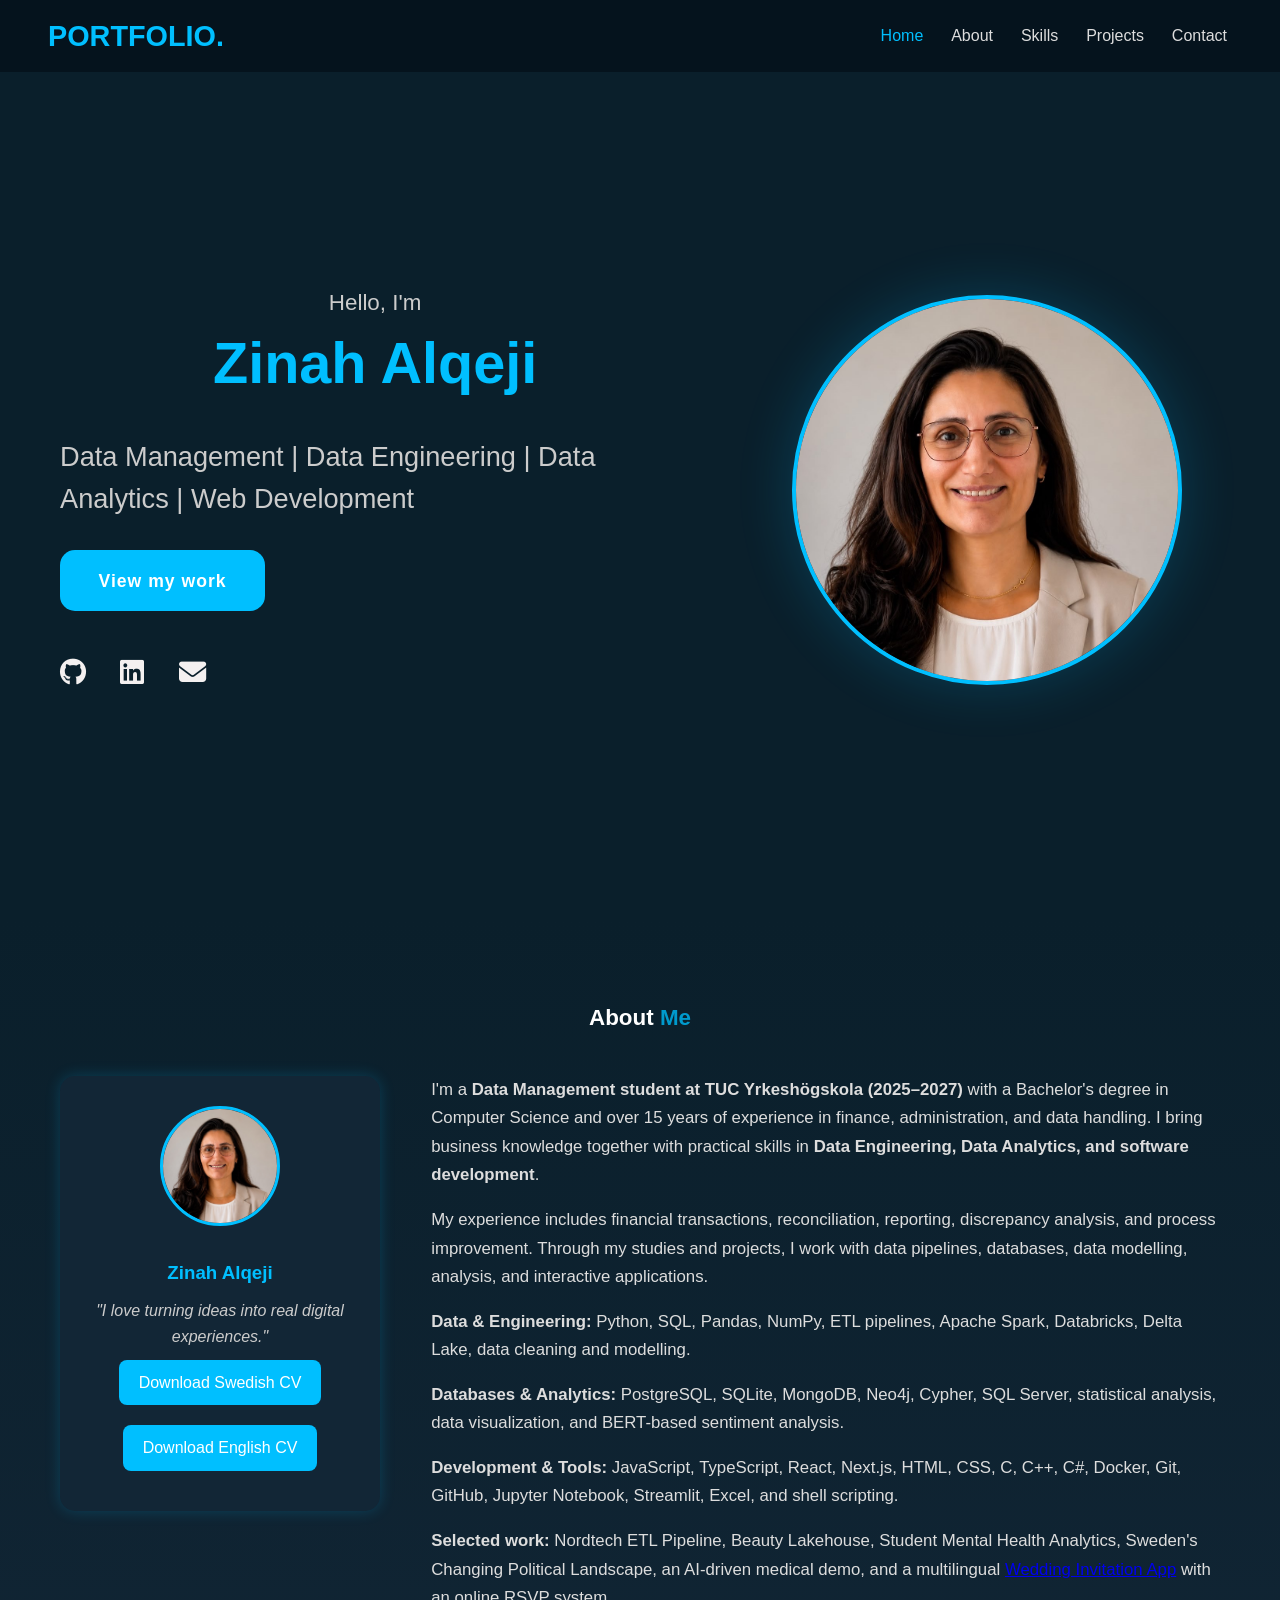
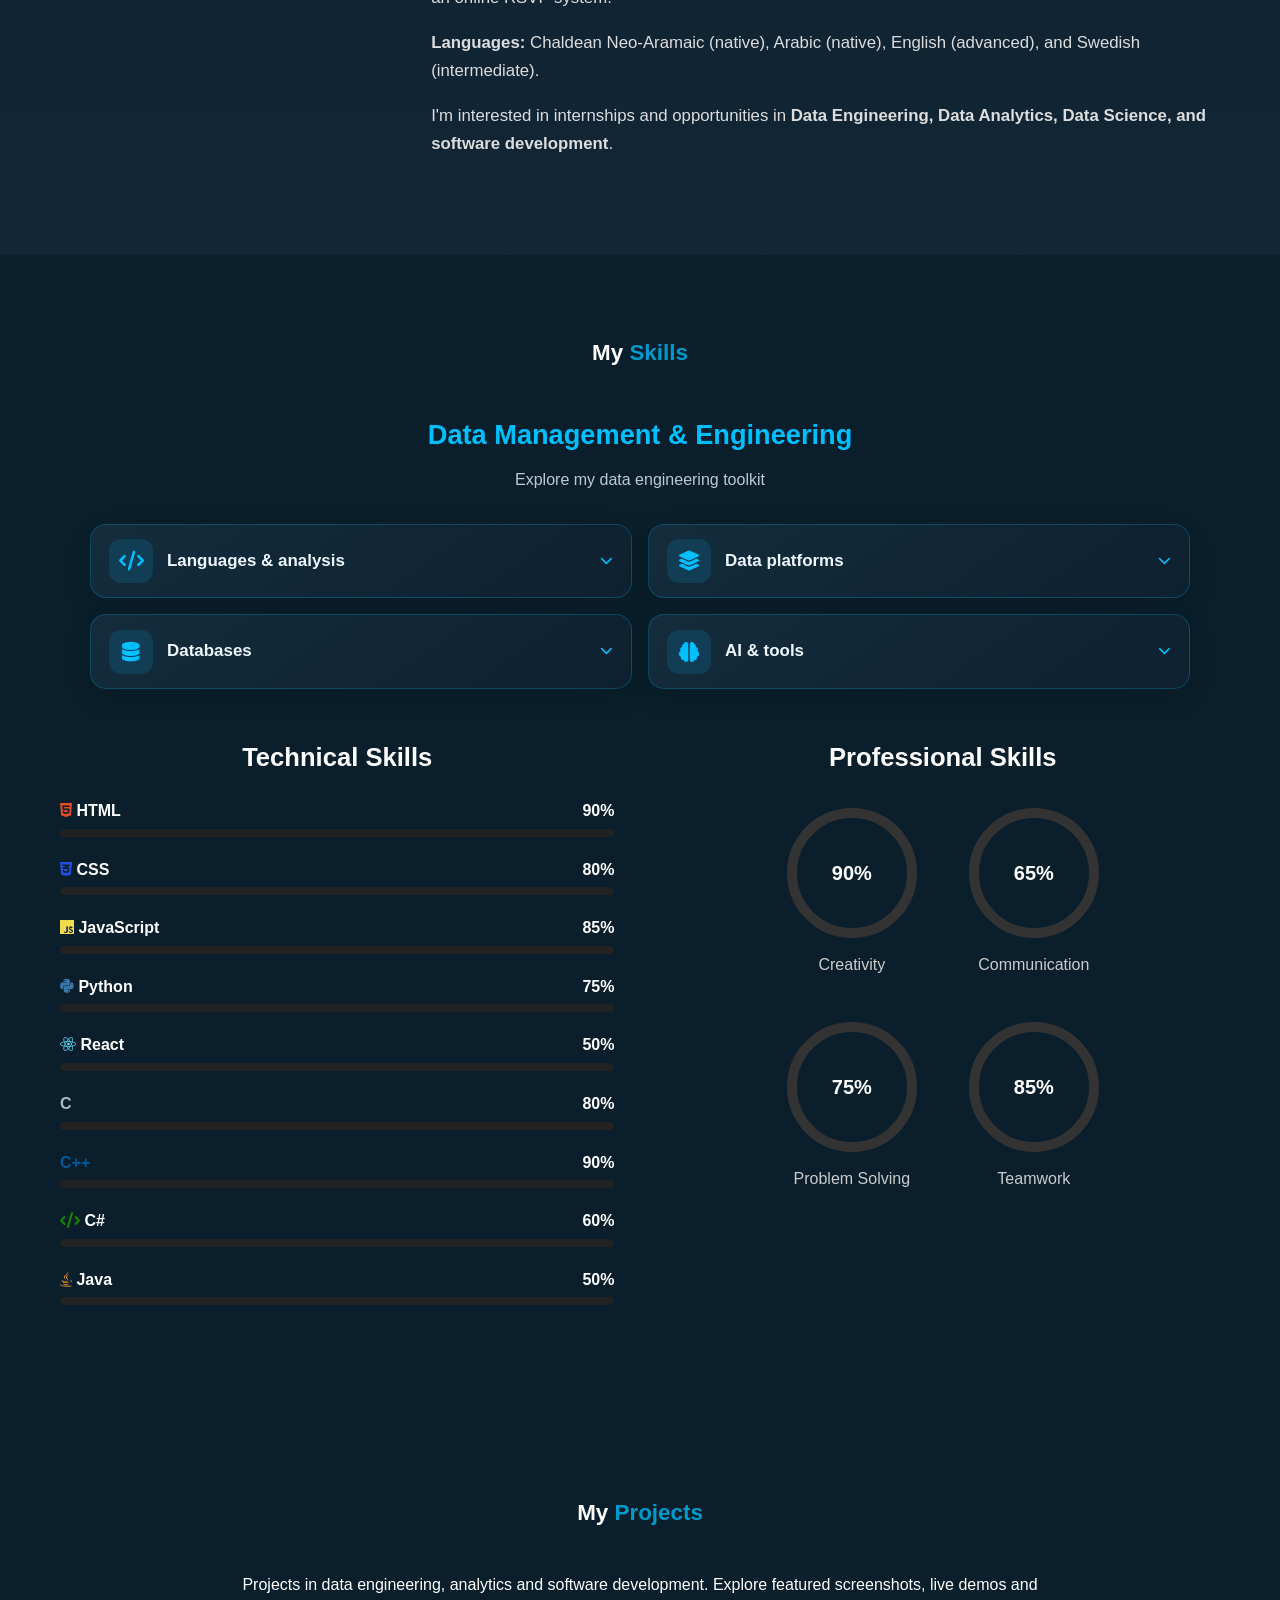
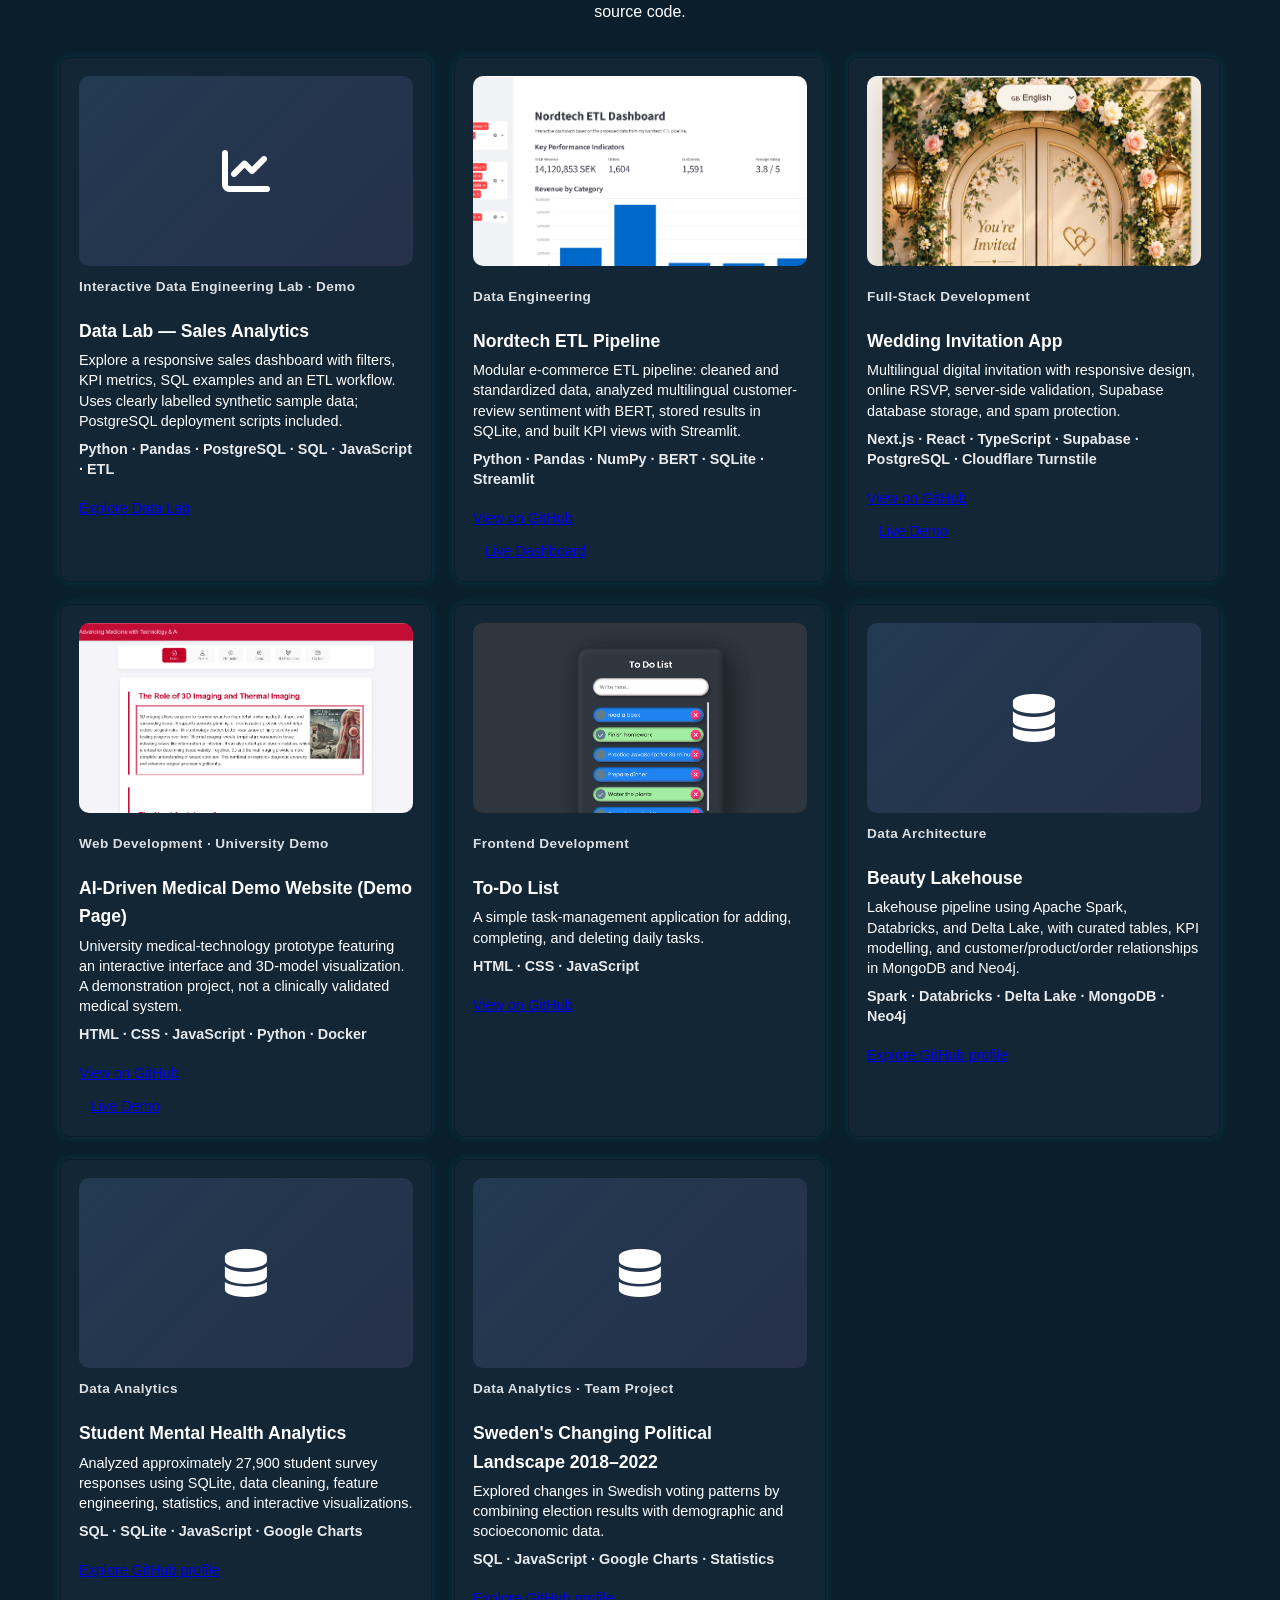
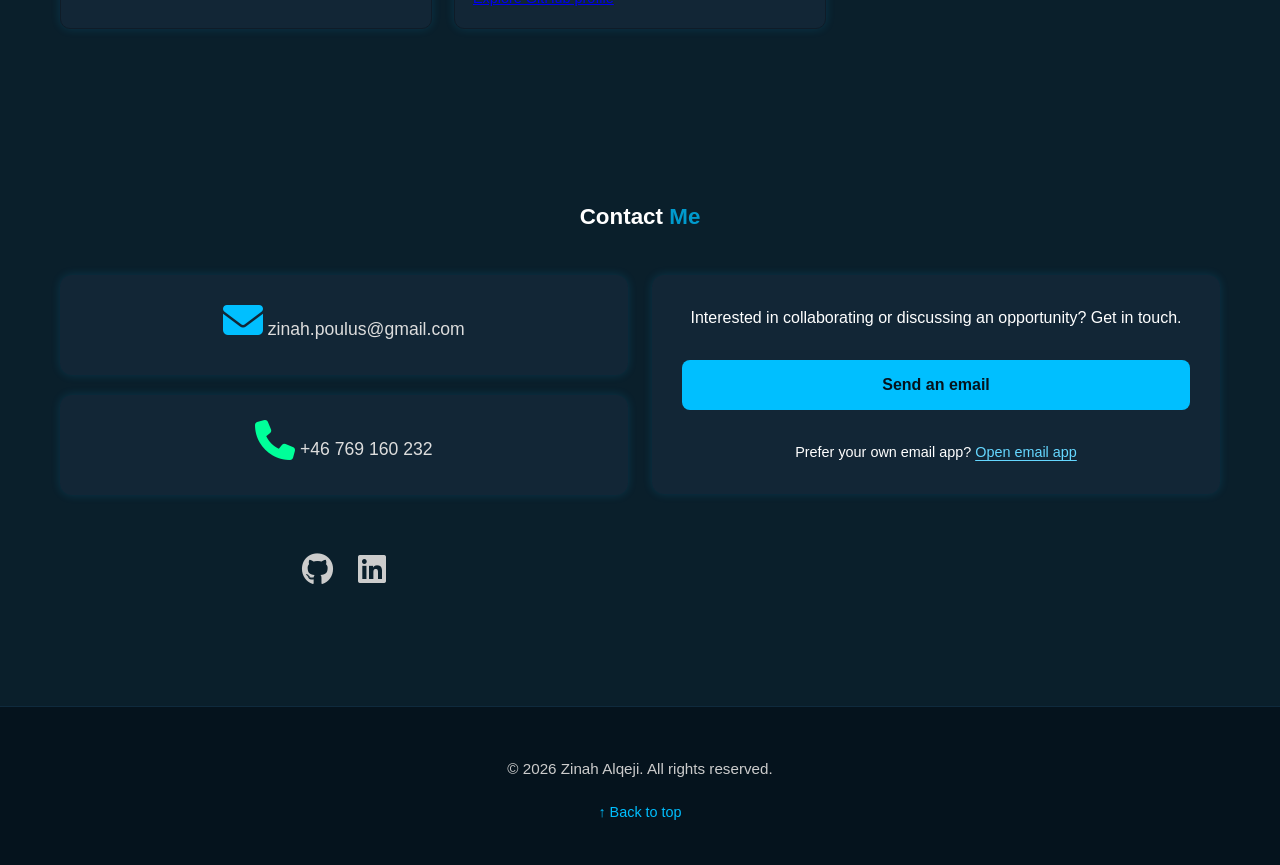
<file: index.html>
<!DOCTYPE html>

<html lang="en">
<head>
<meta charset="utf-8"/>
<meta content="width=device-width, initial-scale=1.0" name="viewport"/>
<title>Zinah Al Qeji | Data Management &amp; Software Development</title>
<link href="styles.css" rel="stylesheet"/>
<link href="https://cdnjs.cloudflare.com/ajax/libs/font-awesome/6.5.0/css/all.min.css" rel="stylesheet"/>
</head>
<body>
<header>
<!-- Navigation -->
<a class="logo" href="#home">portfolio.</a>
<button aria-controls="site-navigation" aria-expanded="false" aria-label="Open navigation menu" class="menu-toggle" type="button"><i aria-hidden="true" class="fas fa-bars"></i></button><nav aria-label="Main navigation" class="navbar" id="site-navigation">
<a class="nav-link active" href="#home">Home</a>
<a class="nav-link" href="#about">About</a>
<a class="nav-link" href="#skills">Skills</a>
<a class="nav-link" href="#projects">Projects</a>
<a class="nav-link" href="#contact">Contact</a>
</nav>
</header>
<!-- Home Section -->
<section class="home-section" id="home">
<div class="home-content">
<div class="text-content">
<h2>Hello, I'm <br/><span>Zinah Alqeji</span></h2>
<h3>Data Management | Data Engineering | Data Analytics | Web Development</h3>
<a class="main_btn" href="#projects">View my work</a>
<div class="social_icons">
<a href="https://github.com/zinahalqeji" rel="noopener noreferrer" target="_blank"><i class="fab fa-github"></i></a>
<a href="https://www.linkedin.com/in/zinah-al-qeji-7789412ab" rel="noopener noreferrer" target="_blank"><i class="fab fa-linkedin"></i></a>
<a aria-label="Email Zinah" href="mailto:zinah.poulus@gmail.com"><i class="fa-solid fa-envelope"></i></a>
</div>
</div>
<div class="image-content">
<img alt="Professional portrait of Zinah Al Qeji" class="profile-photo" src="image/zinah-profile-2026.jpg"/>
</div>
</div>
</section>
<!-- About Section -->
<section class="about-section" id="about">
<h2><span>About</span> <span class="highlight">Me</span></h2>
<div class="about-content">
<div class="about-card animate-fade-slide">
<img alt="Professional portrait of Zinah Al Qeji" class="about-photo" src="image/zinah-profile-2026.jpg"/>
<h3>Zinah Alqeji</h3>
<p>"I love turning ideas into real digital experiences."</p>

<div class="card-buttons">
  <a class="btn"
     href="image/Zinah_Al_Qeji_CV_Svenska.pdf"
     download>
    Download Swedish CV
  </a>

  <a class="btn"
     href="image/ZINAH_AL_QEJI_CV_English.pdf"
     download>
    Download English CV
  </a>
</div>

</div>
<div class="about-description animate-fade-slide">
<p>I'm a <strong>Data Management student at TUC Yrkeshögskola (2025–2027)</strong> with a Bachelor's degree in Computer Science and over 15 years of experience in finance, administration, and data handling. I bring business knowledge together with practical skills in <strong>Data Engineering, Data Analytics, and software development</strong>.</p>
<p>My experience includes financial transactions, reconciliation, reporting, discrepancy analysis, and process improvement. Through my studies and projects, I work with data pipelines, databases, data modelling, analysis, and interactive applications.</p>
<p><strong>Data &amp; Engineering:</strong> Python, SQL, Pandas, NumPy, ETL pipelines, Apache Spark, Databricks, Delta Lake, data cleaning and modelling.</p>
<p><strong>Databases &amp; Analytics:</strong> PostgreSQL, SQLite, MongoDB, Neo4j, Cypher, SQL Server, statistical analysis, data visualization, and BERT-based sentiment analysis.</p>
<p><strong>Development &amp; Tools:</strong> JavaScript, TypeScript, React, Next.js, HTML, CSS, C, C++, C#, Docker, Git, GitHub, Jupyter Notebook, Streamlit, Excel, and shell scripting.</p>
<p><strong>Selected work:</strong> Nordtech ETL Pipeline, Beauty Lakehouse, Student Mental Health Analytics, Sweden's Changing Political Landscape, an AI-driven medical demo, and a multilingual <a href="https://github.com/zinahalqeji/wedding-invitation-app" rel="noopener noreferrer" target="_blank">Wedding Invitation App</a> with an online RSVP system.</p>
<p><strong>Languages:</strong> Chaldean Neo-Aramaic (native), Arabic (native), English (advanced), and Swedish (intermediate).</p>
<p>I'm interested in internships and opportunities in <strong>Data Engineering, Data Analytics, Data Science, and software development</strong>.</p>
</div>
</div>
</section>
<!-- Skills Section -->
<section class="skills-section" id="skills">
<h2><span>My</span> <span class="highlight">Skills</span></h2>
<div class="data-skills-panel"><h3>Data Management &amp; Engineering</h3><p class="data-skills-intro">Explore my data engineering toolkit</p><div class="data-toolkit-grid"><details class="toolkit-card"><summary><span class="toolkit-icon"><i aria-hidden="true" class="fas fa-code"></i></span><span class="toolkit-heading">Languages &amp; analysis</span><i aria-hidden="true" class="fas fa-chevron-down toolkit-chevron"></i></summary><ul class="toolkit-list"><li><span aria-hidden="true" class="toolkit-dot"></span>Python</li><li><span aria-hidden="true" class="toolkit-dot"></span>SQL</li><li><span aria-hidden="true" class="toolkit-dot"></span>Pandas</li><li><span aria-hidden="true" class="toolkit-dot"></span>NumPy</li><li><span aria-hidden="true" class="toolkit-dot"></span>Statistics</li><li><span aria-hidden="true" class="toolkit-dot"></span>Data Visualization</li></ul></details><details class="toolkit-card"><summary><span class="toolkit-icon"><i aria-hidden="true" class="fas fa-layer-group"></i></span><span class="toolkit-heading">Data platforms</span><i aria-hidden="true" class="fas fa-chevron-down toolkit-chevron"></i></summary><ul class="toolkit-list"><li><span aria-hidden="true" class="toolkit-dot"></span>Apache Spark</li><li><span aria-hidden="true" class="toolkit-dot"></span>Databricks</li><li><span aria-hidden="true" class="toolkit-dot"></span>Delta Lake</li><li><span aria-hidden="true" class="toolkit-dot"></span>ETL Pipelines</li><li><span aria-hidden="true" class="toolkit-dot"></span>Data Modelling</li></ul></details><details class="toolkit-card"><summary><span class="toolkit-icon"><i aria-hidden="true" class="fas fa-database"></i></span><span class="toolkit-heading">Databases</span><i aria-hidden="true" class="fas fa-chevron-down toolkit-chevron"></i></summary><ul class="toolkit-list"><li><span aria-hidden="true" class="toolkit-dot"></span>PostgreSQL</li><li><span aria-hidden="true" class="toolkit-dot"></span>SQLite</li><li><span aria-hidden="true" class="toolkit-dot"></span>MongoDB</li><li><span aria-hidden="true" class="toolkit-dot"></span>Neo4j</li><li><span aria-hidden="true" class="toolkit-dot"></span>Cypher</li><li><span aria-hidden="true" class="toolkit-dot"></span>SQL Server</li></ul></details><details class="toolkit-card"><summary><span class="toolkit-icon"><i aria-hidden="true" class="fas fa-brain"></i></span><span class="toolkit-heading">AI &amp; tools</span><i aria-hidden="true" class="fas fa-chevron-down toolkit-chevron"></i></summary><ul class="toolkit-list"><li><span aria-hidden="true" class="toolkit-dot"></span>BERT</li><li><span aria-hidden="true" class="toolkit-dot"></span>Streamlit</li><li><span aria-hidden="true" class="toolkit-dot"></span>Docker</li><li><span aria-hidden="true" class="toolkit-dot"></span>Jupyter Notebook</li><li><span aria-hidden="true" class="toolkit-dot"></span>Git</li><li><span aria-hidden="true" class="toolkit-dot"></span>GitHub</li><li><span aria-hidden="true" class="toolkit-dot"></span>Excel</li></ul></details></div></div>
<div class="skills-container">
<!-- Left Column: Technical Skills -->
<div class="technical-skills">
<h3>Technical Skills</h3>
<div class="bar">
<div class="bar-label">
<span><i class="fab fa-html5" style="color:#e34c26;"></i> HTML</span>
<span class="progress-value">90%</span>
</div>
<div class="progress-bar" style="--progress: 90%"></div>
</div>
<div class="bar">
<div class="bar-label">
<span><i class="fab fa-css3-alt" style="color:#264de4;"></i> CSS</span>
<span class="progress-value">80%</span>
</div>
<div class="progress-bar" style="--progress: 80%"></div>
</div>
<div class="bar">
<div class="bar-label">
<span><i class="fab fa-js" style="color:#f0db4f;"></i> JavaScript</span>
<span class="progress-value">85%</span>
</div>
<div class="progress-bar" style="--progress: 85%"></div>
</div>
<div class="bar">
<div class="bar-label">
<span><i class="fab fa-python" style="color:#3776ab;"></i> Python</span>
<span class="progress-value">75%</span>
</div>
<div class="progress-bar" style="--progress: 75%"></div>
</div>
<div class="bar">
<div class="bar-label">
<span><i class="fab fa-react" style="color:#61dbfb;"></i> React</span>
<span class="progress-value">50%</span>
</div>
<div class="progress-bar" style="--progress: 50%"></div>
</div>
<div class="bar">
<div class="bar-label">
<span style="color:#A8B9CC;">C</span>
<span class="progress-value">80%</span>
</div>
<div class="progress-bar" style="--progress: 80%"></div>
</div>
<div class="bar">
<div class="bar-label">
<span style="color:#00599C;">C++</span>
<span class="progress-value">90%</span>
</div>
<div class="progress-bar" style="--progress: 90%"></div>
</div>
<div class="bar">
<div class="bar-label">
<span><i class="fas fa-code" style="color:#178600;"></i> C#</span>
<span class="progress-value">60%</span>
</div>
<div class="progress-bar" style="--progress: 60%"></div>
</div>
<div class="bar">
<div class="bar-label">
<span><i class="fab fa-java" style="color:#f89820;"></i> Java</span>
<span class="progress-value">50%</span>
</div>
<div class="progress-bar" style="--progress: 50%"></div>
</div>
</div>
<!-- Right Column: Professional Skills -->
<div class="professional-skills">
<div class="centered-content">
<h3>Professional Skills</h3>
<div class="radial-skills">
<div class="radial-bar">
<svg><circle cx="75" cy="75" r="60"></circle><circle cx="75" cy="75" r="60"></circle></svg>
<div class="percentage">90%</div>
<div class="text">Creativity</div>
</div>
<div class="radial-bar">
<svg><circle cx="75" cy="75" r="60"></circle><circle cx="75" cy="75" r="60"></circle></svg>
<div class="percentage">65%</div>
<div class="text">Communication</div>
</div>
<div class="radial-bar">
<svg><circle cx="75" cy="75" r="60"></circle><circle cx="75" cy="75" r="60"></circle></svg>
<div class="percentage">75%</div>
<div class="text">Problem Solving</div>
</div>
<div class="radial-bar">
<svg><circle cx="75" cy="75" r="60"></circle><circle cx="75" cy="75" r="60"></circle></svg>
<div class="percentage">85%</div>
<div class="text">Teamwork</div>
</div>
</div>
</div>
</div>
</div>
</section>
<!-- Projects Section -->
<section class="projects-section" id="projects">
<h2><span>My</span> <span class="highlight">Projects</span></h2>
<p class="projects-intro">Projects in data engineering, analytics and software development. Explore featured screenshots, live demos and source code.</p>
<div class="projects-grid"><article class="project-card"><div aria-hidden="true" class="project-placeholder"><i class="fas fa-chart-line"></i></div><span class="project-category">Interactive Data Engineering Lab · Demo</span><h3>Data Lab — Sales Analytics</h3><p>Explore a responsive sales dashboard with filters, KPI metrics, SQL examples and an ETL workflow. Uses clearly labelled synthetic sample data; PostgreSQL deployment scripts included.</p><p class="project-tech">Python · Pandas · PostgreSQL · SQL · JavaScript · ETL</p><a class="project-link" href="data-lab.html">Explore Data Lab</a></article>
<article class="project-card">
<img alt="Nordtech ETL Pipeline screenshot" class="project-img" loading="lazy" src="image/nordtech-dashboard.png"/>
<span class="project-category">Data Engineering</span>
<h3>Nordtech ETL Pipeline</h3>
<p>Modular e-commerce ETL pipeline: cleaned and standardized data, analyzed multilingual customer-review sentiment with BERT, stored results in SQLite, and built KPI views with Streamlit.</p>
<p class="project-tech">Python · Pandas · NumPy · BERT · SQLite · Streamlit</p>
<a class="project-link" href="https://github.com/zinahalqeji/nordtech_etl_project" rel="noopener noreferrer" target="_blank">View on GitHub</a>
<a aria-label="Open Nordtech live dashboard" class="project-link" href="https://nordtechetlproject-sujkvhjnjgr7osud54u3ki.streamlit.app/" rel="noopener noreferrer" target="_blank">Live Dashboard</a>
</article><article class="project-card">
<img alt="Wedding Invitation App screenshot" class="project-img" loading="lazy" src="image/wedding-invitation.png"/>
<span class="project-category">Full-Stack Development</span>
<h3>Wedding Invitation App</h3>
<p>Multilingual digital invitation with responsive design, online RSVP, server-side validation, Supabase database storage, and spam protection.</p>
<p class="project-tech">Next.js · React · TypeScript · Supabase · PostgreSQL · Cloudflare Turnstile</p>
<a class="project-link" href="https://github.com/zinahalqeji/wedding-invitation-app" rel="noopener noreferrer" target="_blank">View on GitHub</a>
<a class="project-link" href="https://invitation-app-kappa.vercel.app/" rel="noopener noreferrer" target="_blank">Live Demo</a></article><article class="project-card"><img alt="AI-Driven Medical Demo Website screenshot" class="project-img" loading="lazy" src="image/medical-demo.png"/>
<span class="project-category">Web Development · University Demo</span>
<h3>AI-Driven Medical Demo Website (Demo Page)</h3>
<p>University medical-technology prototype featuring an interactive interface and 3D-model visualization. A demonstration project, not a clinically validated medical system.</p>
<p class="project-tech">HTML · CSS · JavaScript · Python · Docker</p>
<a class="project-link" href="https://github.com/zinahalqeji/Demo-Page" rel="noopener noreferrer" target="_blank">View on GitHub</a>
<a class="project-link" href="https://zinahalqeji.github.io/Demo-Page/" rel="noopener noreferrer" target="_blank">Live Demo</a></article><article class="project-card">
<img alt="To-Do List screenshot" class="project-img" loading="lazy" src="image/ToDoList.png"/>
<span class="project-category">Frontend Development</span>
<h3>To-Do List</h3>
<p>A simple task-management application for adding, completing, and deleting daily tasks.</p>
<p class="project-tech">HTML · CSS · JavaScript</p>
<a class="project-link" href="https://github.com/zinahalqeji/To_Do_List" rel="noopener noreferrer" target="_blank">View on GitHub</a>
</article><article class="project-card">
<div aria-hidden="true" class="project-placeholder"><i class="fas fa-database"></i></div>
<span class="project-category">Data Architecture</span>
<h3>Beauty Lakehouse</h3>
<p>Lakehouse pipeline using Apache Spark, Databricks, and Delta Lake, with curated tables, KPI modelling, and customer/product/order relationships in MongoDB and Neo4j.</p>
<p class="project-tech">Spark · Databricks · Delta Lake · MongoDB · Neo4j</p>
<a class="project-link" href="https://github.com/zinahalqeji" rel="noopener noreferrer" target="_blank">Explore GitHub profile</a>
</article><article class="project-card">
<div aria-hidden="true" class="project-placeholder"><i class="fas fa-database"></i></div>
<span class="project-category">Data Analytics</span>
<h3>Student Mental Health Analytics</h3>
<p>Analyzed approximately 27,900 student survey responses using SQLite, data cleaning, feature engineering, statistics, and interactive visualizations.</p>
<p class="project-tech">SQL · SQLite · JavaScript · Google Charts</p>
<a class="project-link" href="https://github.com/zinahalqeji" rel="noopener noreferrer" target="_blank">Explore GitHub profile</a>
</article><article class="project-card">
<div aria-hidden="true" class="project-placeholder"><i class="fas fa-database"></i></div>
<span class="project-category">Data Analytics · Team Project</span>
<h3>Sweden's Changing Political Landscape 2018–2022</h3>
<p>Explored changes in Swedish voting patterns by combining election results with demographic and socioeconomic data.</p>
<p class="project-tech">SQL · JavaScript · Google Charts · Statistics</p>
<a class="project-link" href="https://github.com/zinahalqeji" rel="noopener noreferrer" target="_blank">Explore GitHub profile</a>
</article></div>
</section>
<!-- Contact Section -->
<section class="contact-section" id="contact">
<h2><span>Contact</span> <span class="highlight">Me</span></h2>
<div class="contact-container">
<!-- Contact Info Cards -->
<div class="contact-info animate-fade-slide">
<div class="contact-card">
<i class="fas fa-envelope contact-icon email-icon"></i>
<a href="mailto:zinah.poulus@gmail.com">zinah.poulus@gmail.com</a>
</div>
<div class="contact-card">
<i class="fas fa-phone contact-icon phone-icon"></i>
<span>+46 769 160 232</span>
</div>
<!-- Social Icons Inside Contact Info -->
<div class="social-icons">
<a href="https://github.com/zinahalqeji" rel="noopener noreferrer" target="_blank"><i class="fab fa-github"></i></a>
<a href="https://www.linkedin.com/in/zinah-al-qeji-7789412ab" rel="noopener noreferrer" target="_blank"><i class="fab fa-linkedin"></i></a>
</div>
</div>
<!-- Contact Form -->
<div class="contact-form animate-fade-slide"><p>Interested in collaborating or discussing an opportunity? Get in touch.</p><a class="contact-email-button" href="https://mail.google.com/mail/?view=cm&amp;fs=1&amp;to=zinah.poulus%40gmail.com&amp;su=Portfolio%20inquiry" rel="noopener noreferrer" target="_blank">Send an email</a><p class="email-fallback">Prefer your own email app? <a href="mailto:zinah.poulus@gmail.com?subject=Portfolio%20inquiry">Open email app</a></p></div>
</div>
</section>
<footer class="site-footer">
<div class="footer-content">
<p>© 2026 Zinah Alqeji. All rights reserved.</p>
<a class="back-to-top" href="#home">↑ Back to top</a>
</div>
</footer>
<script src="script.js"></script>
</body>
</html>
</file>
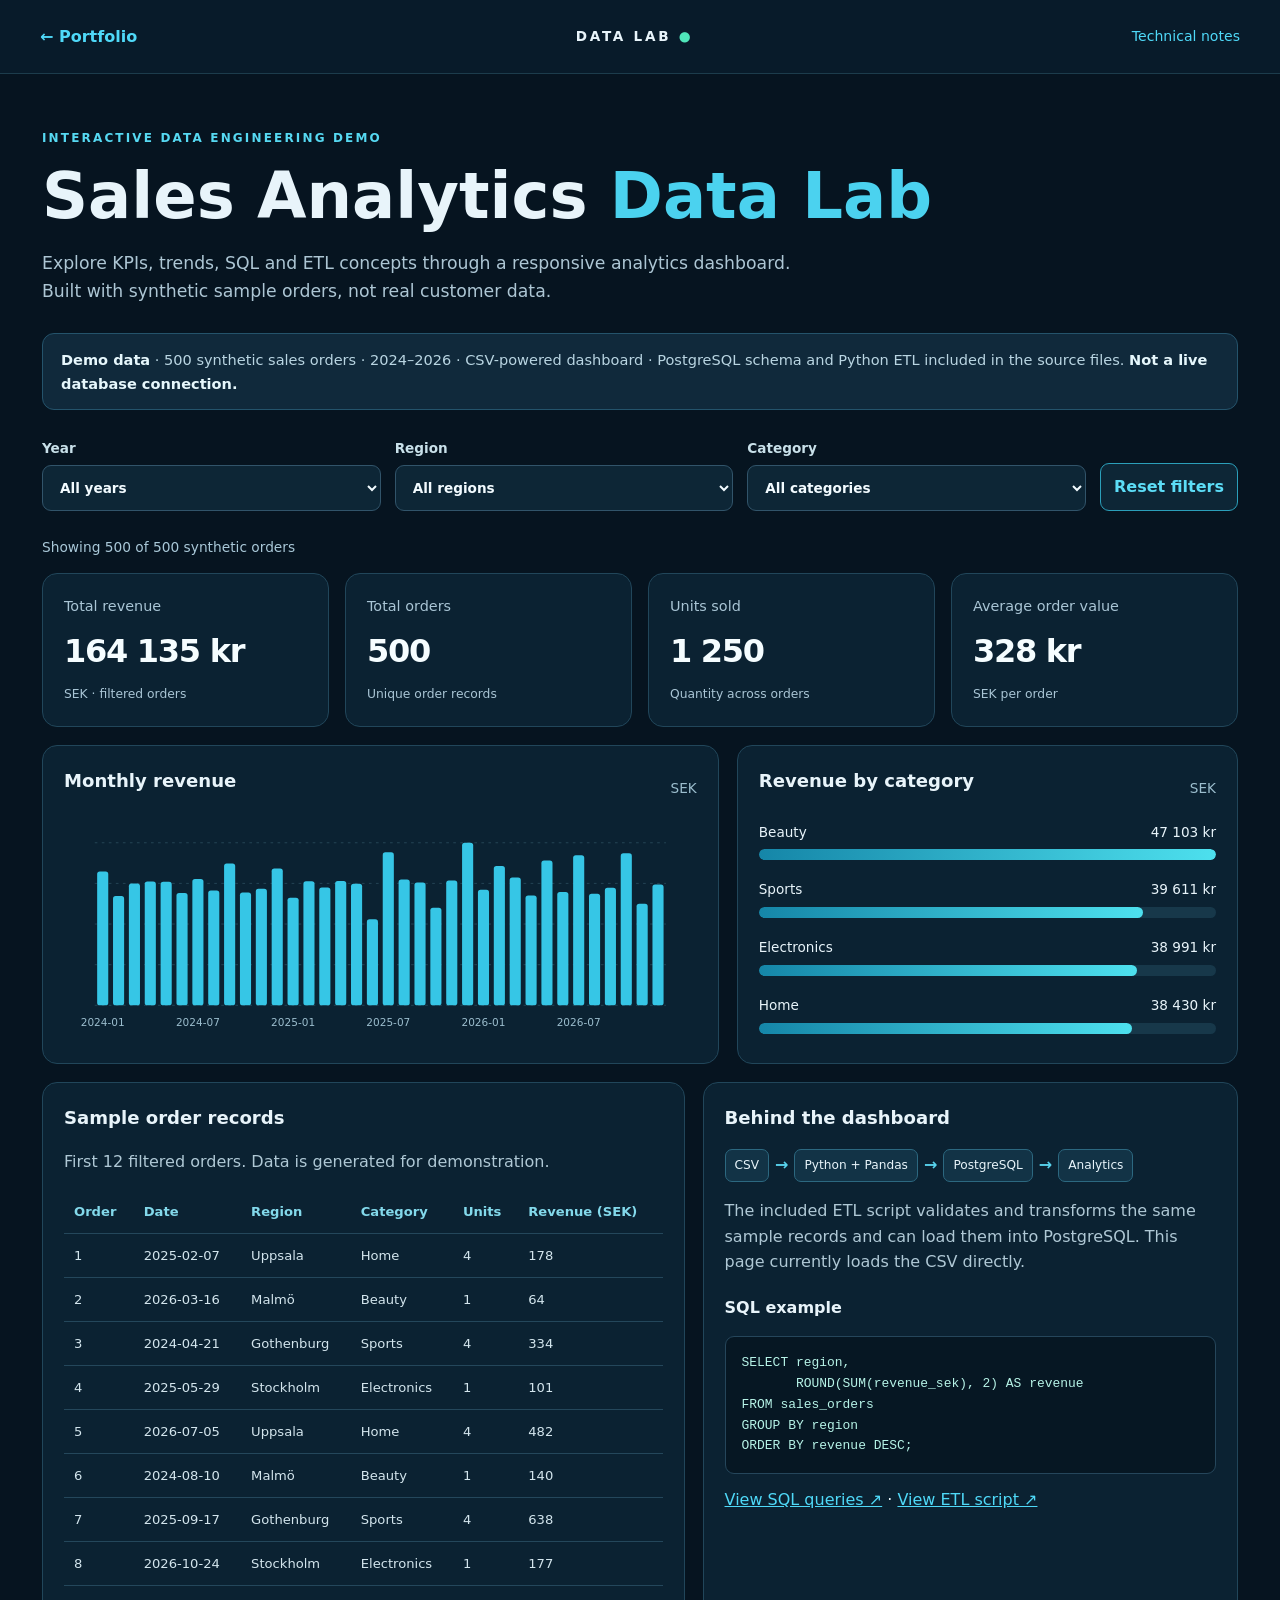
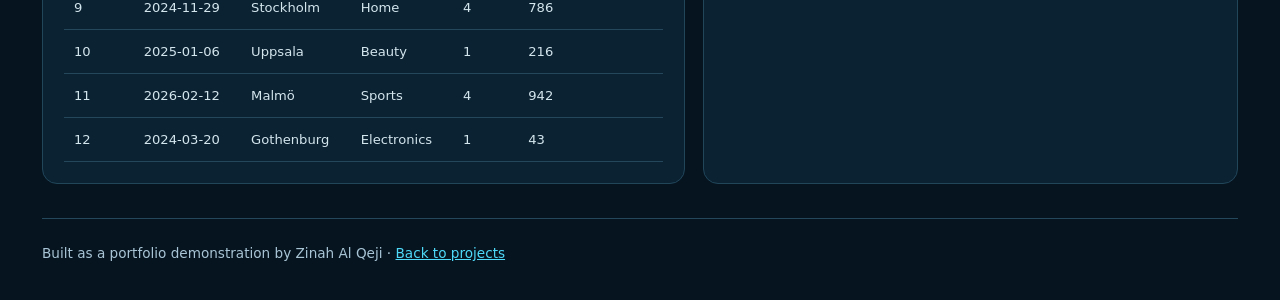
<file: data-lab.html>
<!DOCTYPE html><html lang="en"><head><meta charset="utf-8"><meta name="viewport" content="width=device-width,initial-scale=1"><meta name="theme-color" content="#061420"><title>Data Lab | Zinah Al Qeji</title><link rel="stylesheet" href="data-lab/lab.css"></head><body>
<header class="lab-header"><a class="brand" href="index.html#projects">← Portfolio</a><span>DATA LAB <span class="dot">●</span></span><a class="repo" href="data-lab/README.md">Technical notes</a></header>
<main><div class="eyebrow">INTERACTIVE DATA ENGINEERING DEMO</div><h1>Sales Analytics <span>Data Lab</span></h1><p class="lede">Explore KPIs, trends, SQL and ETL concepts through a responsive analytics dashboard. Built with synthetic sample orders, not real customer data.</p>
<div class="notice"><strong>Demo data</strong> · 500 synthetic sales orders · 2024–2026 · CSV-powered dashboard · PostgreSQL schema and Python ETL included in the source files. <strong>Not a live database connection.</strong></div>
<section class="filters" aria-label="Dashboard filters"><label>Year<select id="year"><option value="all">All years</option></select></label><label>Region<select id="region"><option value="all">All regions</option></select></label><label>Category<select id="category"><option value="all">All categories</option></select></label><button id="reset" type="button">Reset filters</button></section>
<div id="status" role="status" aria-live="polite">Loading sample data…</div>
<section class="kpis" aria-label="Key performance indicators"><article class="kpi"><span>Total revenue</span><strong id="revenue">—</strong><small>SEK · filtered orders</small></article><article class="kpi"><span>Total orders</span><strong id="orders">—</strong><small>Unique order records</small></article><article class="kpi"><span>Units sold</span><strong id="units">—</strong><small>Quantity across orders</small></article><article class="kpi"><span>Average order value</span><strong id="aov">—</strong><small>SEK per order</small></article></section>
<section class="visuals"><article class="panel"><div class="panel-title"><h2>Monthly revenue</h2><span>SEK</span></div><div class="chart-wrap" id="trend" role="img" aria-label="Monthly revenue bar chart"></div></article><article class="panel"><div class="panel-title"><h2>Revenue by category</h2><span>SEK</span></div><div id="categories" class="bars"></div></article></section>
<section class="details"><article class="panel"><h2>Sample order records</h2><p>First 12 filtered orders. Data is generated for demonstration.</p><div class="table-wrap"><table><thead><tr><th>Order</th><th>Date</th><th>Region</th><th>Category</th><th>Units</th><th>Revenue (SEK)</th></tr></thead><tbody id="records"></tbody></table></div></article><article class="panel"><h2>Behind the dashboard</h2><div class="pipeline"><span>CSV</span><b>→</b><span>Python + Pandas</span><b>→</b><span>PostgreSQL</span><b>→</b><span>Analytics</span></div><p>The included ETL script validates and transforms the same sample records and can load them into PostgreSQL. This page currently loads the CSV directly.</p><h3>SQL example</h3><pre><code>SELECT region,
       ROUND(SUM(revenue_sek), 2) AS revenue
FROM sales_orders
GROUP BY region
ORDER BY revenue DESC;</code></pre><a href="data-lab/analytics.sql">View SQL queries ↗</a> · <a href="data-lab/etl.py">View ETL script ↗</a></article></section>
<footer>Built as a portfolio demonstration by Zinah Al Qeji · <a href="index.html#projects">Back to projects</a></footer></main><script src="data-lab/lab.js" defer></script></body></html>
</file>
<file: styles.css>
/* Reset */
* {
    margin: 0;
    padding: 0;
    box-sizing: border-box;
    scroll-behavior: smooth;
  }
  
  body {
    font-family: 'Segoe UI', sans-serif;
    background-color: #0a1f2b;
    color: #fff;
    line-height: 1.6;
    padding-top: 60px;
  }
  
  .logo {
    text-decoration: none;
    color: #00bfff;
    text-transform: uppercase;
    font-weight: 700;
    font-size: 1.8em;
  } 
.logo:hover {
    color: #009acd;
}
  /* Navbar */
  header {
    position: fixed;
    top: 0;
    left: 0;
    width: 100%;
    background: #05131d;
    padding: 15px 30px;
    display: flex;
    justify-content:space-between;
    z-index: 1000;
  }
  
  .navbar .nav-link {
    color: #ddd;
    text-decoration: none;
    margin: 0 20px;
    font-weight: 500;
    transition: color 0.3s;
  }
  
  .navbar .nav-link:hover,
  .navbar .nav-link.active {
    color: #00bfff;
  }

  .navbar .nav-link.active {
    color: #00bfff;
  }
  
  
  /* Headings */
  section {
    padding: 100px 200px;
  }
  .home-section {
    width: 100%;
    min-height: 100vh;
    display: flex;
    align-items: center;
    background-position: center;
    background-size: cover;
    background-attachment: fixed;
  }
 
  .text-content h2 {
    color: #ccc;
    font-size: 1.4em;
    font-weight: 500;
  }
  
  .text-content h2 span {
    display: inline-block;
    margin-top: 10px;
    color: #00bfff;
    font-size: 3em;
    font-weight: 600;
  }

  .highlight {
    color: #00bfff;
  }

.home-content {
    display: flex;
    justify-content: space-between;
    align-items: center;
    gap: 40px;
    flex-wrap: wrap;
  }
  

.text-content {
  flex: 1;
  min-width: 300px;
}

.image-content {
  flex: 1;
  display: flex;
  justify-content: flex-end;
  min-width: 300px;
}

.profile-photo {
  width: 500px;
  height: 500px;
  border-radius: 50%;
  object-fit: cover;
  border: 4px solid #00bfff;
  box-shadow: 0 0 1000px rgba(0, 191, 255, 0.6);
}
  
  .home-section h1 {
    font-size: 2.5rem;
  }
  
  .text-content h3 {
    font-size: 2em;
    font-weight: 500;
    letter-spacing: 1px;
    margin-top: 10px;
    margin-bottom: 30px;
    color: #ccc;
  }
  .main_btn {
    color: white;
    background-color: #00bfff;
    text-decoration: none;
    font-size: 1.1em;
    font-weight: 600;
    display: inline-block;
    padding: .9375em 2.1875em;
    letter-spacing: 1px;
    border-radius: 15px;
    margin-bottom: 40px;
    transition: 0.7s ease;
  }
  .main_btn:hover {
    background-color: #007faa;
    transform: scale(1.1);
  }
  
  .social_icons a {
    color: #f4f0f0;
    font-size: 1.7em;
    padding-right: 30px;
  }
  .social_icons a:hover {
    transform: scale(1.2);
    color: #00bfff;
  }

 /* About Section */
.about-section {
  background: linear-gradient(to bottom, #0a1f2b, #122636);
  padding: 80px 30px;
  max-width: 1200px;
  margin: auto;
  text-align: center;
}

.about-section h2 {
  font-size: 1.4em;
  margin-bottom: 40px;
}

.about-content {
  display: flex;
  flex-wrap: wrap;
  justify-content: center;
  gap: 50px;
  align-items: flex-start;
}

/* About Card */
.about-card {
  background: #122636;
  border-radius: 15px;
  padding: 30px;
  text-align: center;
  max-width: 350px;
  box-shadow: 0 0 15px rgba(0, 191, 255, 0.2);
  transition: transform 0.3s ease;
}

.about-card:hover {
  transform: translateY(-5px);
}

.about-photo {
  width: 120px;
  height: 120px;
  border-radius: 50%;
  object-fit: cover;
  border: 3px solid #00bfff;
  margin-bottom: 15px;
}

.about-card h3 {
  margin: 10px 0;
  color: #00bfff;
}

.about-card p {
  font-style: italic;
  color: #ccc;
}

.card-buttons .btn {
  display: inline-block;
  margin: 10px 5px;
  padding: 10px 20px;
  background: #00bfff;
  color: white;
  text-decoration: none;
  border-radius: 8px;
  font-weight: 500;
  transition: background 0.3s ease;
}

.card-buttons .btn:hover {
  background: #007faa;
}

/* About Description */
.about-description {
  max-width: 600px;
  color: #ddd;
  font-size: 1.05rem;
  line-height: 1.7;
  text-align: left;
}

/* Animation */
@keyframes fadeSlideUp {
  0% {
    opacity: 0;
    transform: translateY(30px);
  }
  100% {
    opacity: 1;
    transform: translateY(0);
  }
}

.animate-fade-slide {
  opacity: 0;
  transform: translateY(30px);
  transition: all 0.8s ease;
}

.animate-fade-slide.visible {
  animation: fadeSlideUp 0.8s ease forwards;
}
 
.typing {
    color: #00bfff;
    font-weight: bold;
    font-size: 1.8em;
    border-right: 2px solid #00bfff;
    white-space: nowrap;
    overflow: hidden;
  }
  
/* Skills Section */
h2 {
    text-align: center;
    font-size: 1.4em;
    margin-bottom: 40px;
  }
  
  .highlight {
    color: #009acd;
  }
  
.skills-section {
    padding: 80px 30px;
  }
  
  .skills-container {
    display: flex;
    flex-wrap: wrap;
    gap: 3rem;
    justify-content: space-between;
  }
  
  .technical-skills,
  .professional-skills {
    flex: 1;
    min-width: 280px;
  }
  
  .technical-skills h3,
  .centered-content h3 {
    font-size: 1.6rem;
    margin-bottom: 20px;
    margin-top: 0;
    font-weight: 600;
    text-align: center;
  }
  
  /* Horizontal Bars */
  .bar {
    margin-bottom: 20px;
  }
  
  .bar-label {
    display: flex;
    justify-content: space-between;
    align-items: center;
    font-weight: bold;
    margin-bottom: 5px;
  }
  
  .progress-bar {
    background: #222;
    height: 8px;
    border-radius: 4px;
    overflow: hidden;
    position: relative;
    width: 100%;
  }

  .progress-bar::before {
    content: "";
    position: absolute;
    height: 100%;
    width: 0;
    background: #00bfff;
    transition: width 2s ease-in-out;
    left: 0;
    top: 0;
  }
  
  /* Radial Bars */
  .centered-content {
    display: flex;
    flex-direction: column;
    align-items: center;
    width: 100%;
  }
  .radial-skills {
    display: grid;
    grid-template-columns: repeat(2, 1fr);
    gap: 2rem;
    row-gap: 4rem;
    justify-items: center;
    align-items: center;
  }
  
  .radial-bar {
    position: relative;
    width: 150px;
    height: 150px;
  }
  
  .radial-bar svg {
    width: 100%;
    height: 100%;
    transform: rotate(-90deg);
  }
  
  .radial-bar circle {
    fill: none;
    stroke-width: 10;
    r: 60;
    cx: 75;
    cy: 75;
  }
  
  .radial-bar circle:nth-child(1) {
    stroke: #333;
  }
  
  .radial-bar circle:nth-child(2) {
    stroke: #00bfff;
    stroke-dasharray: 377;
    stroke-dashoffset: 377;
    transition: stroke-dashoffset 2s ease-in-out;
  }
  
  .radial-bar .percentage {
    position: absolute;
    top: 50%;
    left: 50%;
    transform: translate(-50%, -50%);
    font-size: 20px;
    font-weight: bold;
  }
  
  .radial-bar .text {
    position: absolute;
    bottom: -30px;
    width: 100%;
    text-align: center;
    width: 100%;
    font-size: 16px;
    color: #ccc;
  }
  
  .progress-bar .fill {
    background: #00bfff;
    height: 100%;
    width: 0%;
    transition: width 2s ease-in-out;
  }

  /* Fade & Slide Animation */
@keyframes fadeSlideUp {
    0% {
      opacity: 0;
      transform: translateY(20px);
    }
    100% {
      opacity: 1;
      transform: translateY(0);
    }
  }
  
  .fade-slide {
    opacity: 0;
    transform: translateY(20px);
    transition: opacity 0.6s ease, transform 0.6s ease;
  }
  
  .fade-slide.visible {
    animation: fadeSlideUp 0.6s ease forwards;
  }
  
  /* Ensure progress bars start empty */
  .progress-bar .fill {
    background: #00bfff;
    height: 100%;
    width: 0%;
    transition: width 2s ease-in-out;
  }
  
  

  /* Projects */
  .projects-grid {
    display: grid;
    grid-template-columns: repeat(2, 1fr);
    gap: 1rem;
    margin-top: 20px;
    padding: 0 20px;
  }
  
  .project-card {
    background: #122636;
    padding: 15px;
    border-radius: 10px;
    border: 1px solid #0f1c28;
    transition: transform 0.3s;
    font-size: 0.95rem;
    box-shadow: 0 0 10px rgba(0, 191, 255, 0.15);
  }
  
  .project-img {
    width: 100%;
    height: 150px;
    object-fit: cover;
    border-radius: 8px;
    margin-bottom: 10px;
  }
  
  .project-card h3 {
    font-size: 1.1rem;
    margin: 10px 0 5px;
  }
  
  .project-card p {
    font-size: 0.9rem;
    margin-bottom: 8px;
    line-height: 1.4;
  }
  
  .project-link {
    font-size: 0.9rem;
  }
  
  .project-card:hover {
    transform: translateY(-5px);
    background: #0a1f2b;
  }
  
/* Contact*/
.contact-section {
    padding: 80px 30px;
    text-align: center;
  }
  
  .contact-container {
    display: flex;
    flex-wrap: wrap;
    justify-content: center;
    gap: 40px;
    margin-top: 40px;
  }
  .contact-card:hover {
    transform: translateY(-5px);
    background: #0a1f2b;
  }
  
  /* Info Cards */
  .contact-info {
    display: flex;
    flex-direction: column;
    gap: 20px;
    min-width: 250px;
  }
  
  .contact-card {
    background: #122636;
    padding: 25px 30px;
    border-radius: 12px;
    color: #fff;
    text-align: center;
    box-shadow: 0 0 10px rgba(0, 191, 255, 0.15);
    transition: transform 0.3s ease;
  }
  
  .contact-card:hover {
    transform: translateY(-5px);
    background: #0a1f2b;
  }
  
  .contact-icon {
    font-size: 2.5em;
    margin-bottom: 10px;
    display: block;
  }
  
  .email-icon {
    color: #00bfff;
  }
  
  .phone-icon {
    color: #00ff99;
  }
  
  .contact-card a,
  .contact-card span {
    font-size: 1.1em;
    color: #ddd;
    text-decoration: none;
  }
  .contact-card a:hover {
    text-decoration: underline;
  }
  
  /* Form */
  .contact-form {
    background: #122636;
    padding: 30px;
    border-radius: 12px;
    display: flex;
    flex-direction: column;
    gap: 15px;
    width: 100%;
    max-width: 400px;
    box-shadow: 0 0 10px rgba(0, 191, 255, 0.15);
  }
  
  .contact-form input,
  .contact-form textarea {
    padding: 12px;
    border: none;
    border-radius: 8px;
    font-size: 1rem;
    background: #0a1f2b;
    color: #fff;
  }
  
  .contact-form button {
    background-color: #00bfff;
    color: white;
    border: none;
    padding: 12px;
    border-radius: 8px;
    cursor: pointer;
    font-size: 1rem;
    transition: background-color 0.3s;
  }
  
  .contact-form button:hover {
    background-color: #009acd;
  }
  
  /* Fade in effect (if not already included) */
  @keyframes fadeSlideUp {
    0% {
      opacity: 0;
      transform: translateY(30px);
    }
    100% {
      opacity: 1;
      transform: translateY(0);
    }
  }
  
  .animate-fade-slide {
    opacity: 0;
    transform: translateY(30px);
    transition: all 0.8s ease;
  }
  
  .animate-fade-slide.visible {
    animation: fadeSlideUp 0.8s ease forwards;
  }

  /*Social icons*/
  .social-icons {
    margin-top: 30px;
    display: flex;
    justify-content: center;
    gap: 25px;
  }
  
  .social-icons a {
    color: #ccc;
    font-size: 2rem;
    transition: transform 0.3s ease;
  }
  
  .social-icons a:hover {
    transform: scale(1.2);
    color: #00bfff;
  }
  
/*Footer*/
.site-footer {
    background-color: #05131d;
    color: #ccc;
    text-align: center;
    padding: 40px 20px;
    margin-top: 80px;
    border-top: 1px solid #0f2a3d;
  }
  
  .footer-content p {
    margin: 10px 0;
    font-size: 0.95rem;
  }
  
  .back-to-top {
    display: inline-block;
    margin-top: 10px;
    font-size: 0.9rem;
    color: #00bfff;
    text-decoration: none;
    transition: color 0.3s ease;
  }
  
  .back-to-top:hover {
    color: #ffffff;
  }
  
/* Portfolio expansion: keeps the original theme and animations */
.data-skills-panel { max-width: 1100px; margin: 1.5rem auto 2rem; padding: 1.3rem 1.6rem; border: 1px solid rgba(128,128,128,.25); border-radius: 16px; background: rgba(128,128,128,.07); line-height: 1.8; }
.data-skills-panel h3 { margin: 0 0 .75rem; }
.data-skills-panel p { margin: .4rem 0; }
.projects-intro { max-width: 850px; margin: 0 auto 2rem; text-align: center; line-height: 1.7; padding: 0 1rem; }
.project-category { display: block; font-size: .85rem; font-weight: 700; letter-spacing: .03em; margin: .6rem 0; opacity: .85; }
.project-tech { font-size: .9rem; font-weight: 600; opacity: .9; }
.project-placeholder { width: 100%; height: 190px; display: flex; align-items: center; justify-content: center; background: linear-gradient(135deg,rgba(90,130,180,.22),rgba(120,90,150,.20)); border-radius: 10px; font-size: 3rem; }
.project-card { overflow: hidden; }
.project-card .project-link { display: inline-block; margin-top: .6rem; }

/* Final portfolio refinements */
.project-card .project-link + .project-link { margin-left: 12px; }
.contact-email-button { display: inline-block; background: #00bfff; color: #05131d; padding: 12px 20px; border-radius: 8px; text-decoration: none; font-weight: 700; margin-top: 15px; }
.contact-email-button:hover { background: #65d7ff; }
@media (max-width: 600px) { .project-card .project-link + .project-link { margin-left: 8px; } }

/* Uploaded project screenshots: consistent card sizing */
.projects-grid .project-img {width:100%;height:190px;object-fit:cover;object-position:top center;border-radius:10px;display:block;}

/* Data toolkit: elegant, interactive cards rather than tag clouds */
.data-skills-panel {max-width:1100px;margin:2rem auto 3rem;padding:0;border:0;background:transparent}
.data-skills-panel > h3 {color:#00bfff;text-align:center;font-size:1.7rem;margin-bottom:.35rem}
.data-skills-intro {text-align:center;color:#bbcad7;margin-bottom:1.8rem!important}
.data-toolkit-grid {display:grid;grid-template-columns:repeat(2,minmax(0,1fr));gap:1.25rem}
.toolkit-card {min-width:0;border:1px solid rgba(0,191,255,.23);border-radius:16px;background:linear-gradient(145deg,#142c3c,#0d2130);overflow:hidden;box-shadow:0 8px 24px rgba(0,0,0,.13);transition:border-color .3s,transform .3s,box-shadow .3s}
.toolkit-card:hover {border-color:#00bfff;transform:translateY(-4px);box-shadow:0 12px 28px rgba(0,191,255,.12)}
.toolkit-card summary {list-style:none;cursor:pointer;display:flex;align-items:center;gap:.85rem;padding:1.15rem 1.25rem;color:#f0f8ff;font-size:1.06rem;font-weight:700}
.toolkit-card summary::-webkit-details-marker {display:none}
.toolkit-card summary:focus-visible {outline:2px solid #00bfff;outline-offset:-4px}
.toolkit-icon {display:grid;place-items:center;flex:0 0 44px;height:44px;border-radius:12px;background:rgba(0,191,255,.13);color:#00bfff;font-size:1.25rem}
.toolkit-heading {flex:1}
.toolkit-chevron {color:#00bfff;font-size:.8rem;transition:transform .25s}
.toolkit-card[open] .toolkit-chevron {transform:rotate(180deg)}
.toolkit-list {list-style:none;display:grid;grid-template-columns:repeat(2,minmax(0,1fr));gap:.75rem 1rem;padding:.1rem 1.25rem 1.3rem;margin:0}
.toolkit-list li {display:flex;align-items:center;gap:.55rem;min-width:0;color:#d6e4ef;font-size:.94rem;line-height:1.4;transition:color .2s,transform .2s}
.toolkit-list li:hover {color:#65d7ff;transform:translateX(4px)}
.toolkit-dot {width:6px;height:6px;border-radius:50%;background:#00bfff;flex:none;box-shadow:0 0 8px rgba(0,191,255,.4)}
@media(max-width:720px){.data-toolkit-grid{grid-template-columns:1fr}.toolkit-list{gap:.65rem}}
@media(max-width:420px){.toolkit-list{grid-template-columns:1fr}}
@media(prefers-reduced-motion:reduce){.toolkit-card,.toolkit-list li,.toolkit-chevron{transition:none}}
.project-card {transition:transform .3s ease,box-shadow .3s ease,opacity .55s ease}
.project-card.project-reveal {opacity:0;transform:translateY(25px)}
.project-card.project-reveal.in-view {opacity:1;transform:translateY(0)}
.project-card.project-reveal.in-view:hover {transform:translateY(-8px)}
.profile-photo,.about-photo {object-position:center 32%}
@media(max-width:650px){.data-skills-panel{padding:1.2rem}.skill-tags{gap:.45rem}.skill-chip{font-size:.83rem;padding:.45rem .7rem}.profile-photo{width:min(85vw,350px);height:min(85vw,350px)}}
@media(prefers-reduced-motion:reduce){.project-card.project-reveal{opacity:1;transform:none;transition:none}}

/* Compact, independently expanding toolkit cards */
.data-toolkit-grid {align-items:start;}
.toolkit-card {align-self:start;}
.toolkit-card:not([open]) {min-height:0;height:auto;}
.toolkit-card:not([open]) summary {padding: .9rem 1.15rem;}
.toolkit-card[open] {height:auto;}
.toolkit-card summary {min-height:70px;touch-action:manipulation;}
.toolkit-card .toolkit-list {animation: toolkit-open .25s ease-out;}
@keyframes toolkit-open {from{opacity:0;transform:translateY(-7px)}to{opacity:1;transform:translateY(0)}}
.email-fallback {margin-top:1rem;font-size:.9rem;}
.email-fallback a {color:#65d7ff;text-decoration:underline;text-underline-offset:3px;}
.contact-email-button {display:inline-flex;align-items:center;justify-content:center;min-height:48px;}
/* Cross-device layout safeguards */
html {scroll-padding-top:80px;}
body {overflow-x:hidden;}
img,svg,video,iframe {max-width:100%;}
img {height:auto;}
.projects-grid,.data-toolkit-grid {min-width:0;}
.project-card,.toolkit-card {max-width:100%;}
@media (max-width: 900px) {
  .projects-grid {grid-template-columns:repeat(auto-fit,minmax(min(100%,260px),1fr));}
}
@media (max-width: 720px) {
  .data-toolkit-grid {grid-template-columns:minmax(0,1fr);}
  .data-skills-panel {padding:0 12px;}
  .toolkit-card summary {gap:.65rem;padding:.85rem;}
  .toolkit-list {grid-template-columns:repeat(2,minmax(0,1fr));}
  .contact-form {max-width:100%;}
}
@media (max-width: 380px) {
  .toolkit-list {grid-template-columns:minmax(0,1fr);}
  .toolkit-heading {font-size:.92rem;}
  .toolkit-icon {flex-basis:36px;height:36px;}
}
@media (hover:none) { .toolkit-card:hover {transform:none;} }
@media (prefers-reduced-motion:reduce) { .toolkit-card .toolkit-list {animation:none;} }

/* Responsive rebuild: consistent content width and deliberate layouts */
:root { --page-gutter: clamp(16px, 4vw, 48px); --page-width: 1160px; }
html { scroll-padding-top: 90px; }
body { min-width: 0; overflow-x: clip; }
header {
  min-height: 72px; padding: 12px var(--page-gutter);
  align-items: center; gap: 20px;
}
.navbar { display:flex; align-items:center; justify-content:flex-end; gap:clamp(6px,1.4vw,22px); }
.navbar .nav-link { margin:0; padding:9px 5px; white-space:nowrap; }
.menu-toggle { display:none; background:transparent; border:1px solid #24617d;
  border-radius:10px; color:#00bfff; font-size:1.3rem; width:46px; height:44px;
  cursor:pointer; align-items:center; justify-content:center; }
section { padding: clamp(64px, 7vw, 96px) var(--page-gutter); scroll-margin-top:72px; }
.home-section { min-height:min(860px, 100svh); background-attachment:scroll; }
.home-content { width:min(100%,var(--page-width)); margin-inline:auto;
  display:grid; grid-template-columns:minmax(0,1.15fr) minmax(0,.85fr);
  align-items:center; gap:clamp(24px,5vw,68px); }
.text-content,.image-content { min-width:0; width:100%; }
.text-content h2 span { font-size:clamp(2rem,4.5vw,4.4rem); line-height:1.13; overflow-wrap:anywhere; }
.text-content h3 { font-size:clamp(1.05rem,2.15vw,1.7rem); line-height:1.55; letter-spacing:0; }
.image-content { justify-content:center; }
.profile-photo { width:min(100%,390px); height:auto; aspect-ratio:1; object-fit:cover;
  box-shadow:0 0 55px rgba(0,191,255,.20); }
.about-section { max-width:none; }
.about-content { width:min(100%,var(--page-width)); margin:auto;
  display:grid; grid-template-columns:minmax(250px,320px) minmax(0,1fr);
  gap:clamp(24px,4vw,52px); justify-content:center; }
.about-card { width:100%; max-width:100%; align-self:start; }
.about-description { max-width:none; min-width:0; overflow-wrap:break-word; }
.about-description p { margin-bottom:1rem; }
.skills-section,.projects-section,.contact-section { width:100%; }
.skills-container,.projects-grid,.contact-container {
  width:min(100%,var(--page-width)); margin-inline:auto;
}
.skills-container { display:grid; grid-template-columns:repeat(2,minmax(0,1fr));
  gap:clamp(24px,4vw,56px); align-items:start; }
.technical-skills,.professional-skills { min-width:0; width:100%; }
.data-skills-panel { width:min(100%,var(--page-width)); }
.data-toolkit-grid { align-items:start; gap:16px; }
.toolkit-card { min-width:0; width:100%; }
.toolkit-list li { overflow-wrap:anywhere; }
.projects-grid { grid-template-columns:repeat(3,minmax(0,1fr)); padding:0; gap:22px; }
.project-card { min-width:0; display:flex; flex-direction:column; padding:18px; }
.project-card p,.project-tech { overflow-wrap:anywhere; }
.project-card .project-link { margin-top:10px; }
.contact-container { align-items:start; display:grid; grid-template-columns:repeat(2,minmax(0,1fr)); gap:24px; }
.contact-info,.contact-form { min-width:0; max-width:none; width:100%; }
.contact-card a { overflow-wrap:anywhere; }
.site-footer { margin-top:30px; }
@media(max-width:1050px) {
  .projects-grid { grid-template-columns:repeat(2,minmax(0,1fr)); }
  .profile-photo { width:min(100%,340px); }
}
@media(max-width:780px) {
  body { padding-top:72px; }
  header { min-height:72px; }
  .menu-toggle { display:inline-flex; margin-left:auto; flex:none; }
  .navbar {
    display:none; position:absolute; top:100%; left:0; right:0;
    flex-direction:column; align-items:stretch; gap:0; padding:10px var(--page-gutter) 18px;
    background:#05131d; border-top:1px solid #174358;
    box-shadow:0 14px 24px rgba(0,0,0,.35);
  }
  .navbar.is-open { display:flex; }
  .navbar .nav-link { display:block; width:100%; margin:0; padding:13px 10px;
    border-radius:8px; min-height:44px; }
  .navbar .nav-link:hover,.navbar .nav-link.active { background:#122e40; }
  .home-section { min-height:auto; }
  .home-content { grid-template-columns:minmax(0,1fr); text-align:center; gap:22px; }
  .text-content { order:2; }
  .image-content { order:1; }
  .profile-photo { width:min(62vw,270px); }
  .text-content h2 span { font-size:clamp(2rem,7vw,3.4rem); }
  .text-content h3 { font-size:clamp(1rem,3vw,1.3rem); margin-bottom:22px; }
  .main_btn { margin-bottom:20px; }
  .social_icons { display:flex; justify-content:center; gap:22px; }
  .social_icons a { padding:0; }
  .about-content { grid-template-columns:minmax(0,1fr); }
  .about-card { max-width:380px; margin-inline:auto; }
  .about-description { text-align:left; }
  .skills-container { grid-template-columns:minmax(0,1fr); }
  .data-toolkit-grid { grid-template-columns:minmax(0,1fr); }
  .contact-container { grid-template-columns:minmax(0,1fr); }
}
@media(max-width:540px) {
  section { padding:58px 18px; }
  .home-section { padding-top:36px; }
  .profile-photo { width:min(67vw,245px); }
  .text-content h2 { font-size:1.05rem; }
  .text-content h2 span { font-size:clamp(1.95rem,9vw,2.7rem); }
  .text-content h3 { font-size:1.02rem; }
  .data-skills-panel { padding:0; margin:1rem auto 2rem; }
  .data-skills-panel > h3 { font-size:clamp(1.3rem,6vw,1.65rem); line-height:1.3; }
  .toolkit-card summary { min-height:60px; padding:10px 12px; gap:10px; }
  .toolkit-icon { flex:0 0 38px; height:38px; }
  .toolkit-heading { font-size:.96rem; }
  .toolkit-list { grid-template-columns:repeat(2,minmax(0,1fr)); gap:12px;
    padding:8px 14px 18px; }
  .toolkit-list li { font-size:.86rem; }
  .projects-grid { grid-template-columns:minmax(0,1fr); gap:18px; }
  .projects-grid .project-img { height:clamp(185px,55vw,270px); }
  .contact-form,.contact-card,.about-card { padding:20px; }
  .site-footer { padding:28px 18px; }
}
@media(max-width:350px) {
  .toolkit-list { grid-template-columns:minmax(0,1fr); }
  .logo { font-size:1.45rem; }
  .text-content h2 span { font-size:1.9rem; }
}

@media(prefers-reduced-motion:reduce) {
  html { scroll-behavior:auto; }
  .project-card.project-reveal { opacity:1; transform:none; }
}

/* Restore the original skill bar fill speed and About Me hover movement. */
.progress-bar .fill { transition: width 2s ease-in-out; }
.progress-bar::before { transition: width 2s ease-in-out; }
.about-card { transition: transform .3s ease; }
@media (hover:hover) { .about-card:hover { transform:translateY(-5px); } }

/* Mobile reliability: never hide project cards while waiting for scroll JS. */
.projects-grid .project-card, .projects-grid .project-card.project-reveal {opacity:1;transform:none;visibility:visible;}
.projects-grid .project-card.in-view {animation:projectEnter .55s ease both;}
@keyframes projectEnter {from {opacity:.75;transform:translateY(12px)} to {opacity:1;transform:translateY(0)}}
@media(prefers-reduced-motion:reduce){.projects-grid .project-card.in-view{animation:none}}
.progress-bar .fill {background:#00bfff;height:100%;border-radius:inherit;transition:width 1.6s ease-out;}



/* Skills animation - Mobile and Desktop */

.progress-bar::before {
  content: none;
}

.progress-bar .fill {
  display: block;
  width: 0%;
  height: 100%;
  background: #00bfff;
  border-radius: inherit;
  transition: none;
  animation: none;
}

.progress-bar.skill-animate .fill {
  transition: width 2s linear;
}

.radial-bar circle:nth-child(2) {
  stroke: #00bfff;
  transition: none;
  animation: none;
}

.radial-bar.skill-animate circle:nth-child(2) {
  transition: stroke-dashoffset 2s linear;
}

.radial-bar circle:nth-child(2) { transition: none; animation: none; }
</file>
<file: data-lab/lab.css>
*{box-sizing:border-box}html{scroll-behavior:smooth}body{margin:0;background:#061420;color:#e8f4fa;font:16px/1.6 system-ui,-apple-system,Segoe UI,sans-serif}a{color:#4fd9f8}button,select{font:inherit}.lab-header{height:74px;border-bottom:1px solid #1c3c4c;display:flex;align-items:center;justify-content:space-between;gap:14px;padding:0 max(20px,calc((100vw - 1200px)/2));background:#081b2a}.lab-header a{text-decoration:none}.lab-header .brand{font-weight:750}.lab-header>span{letter-spacing:.2em;font-weight:800;font-size:.85rem}.dot{color:#4fe6ba}.repo{font-size:.88rem}main{max-width:1240px;margin:auto;padding:55px 22px 35px}.eyebrow{color:#56d9f2;font-size:.75rem;letter-spacing:.18em;font-weight:800}h1{font-size:clamp(2.15rem,5vw,4.25rem);line-height:1.12;margin:13px 0}h1 span{color:#4bd2ef}.lede{max-width:770px;color:#adc6d4;font-size:1.08rem}.notice{border:1px solid #24536b;background:#10293b;padding:14px 18px;border-radius:12px;margin:28px 0;color:#b9d5e2;font-size:.91rem}.notice strong{color:#e6f7fc}.filters{display:flex;flex-wrap:wrap;align-items:end;gap:14px;margin:25px 0}.filters label{display:flex;flex-direction:column;gap:5px;color:#c8e0e9;font-size:.85rem;font-weight:650;flex:1 1 165px}.filters select,.filters button{min-height:46px;border-radius:9px;border:1px solid #31546a;background:#0d2636;color:#f2fbff;padding:10px 13px;max-width:100%}.filters button{cursor:pointer;flex:0 1 auto;border-color:#2b9fba;color:#5cddf7;font-weight:750}.filters button:hover{background:#16384a}#status{min-height:22px;color:#a9c8d8;font-size:.86rem;margin:8px 0 15px}.kpis{display:grid;grid-template-columns:repeat(4,minmax(0,1fr));gap:16px}.kpi,.panel{border:1px solid #21465a;background:#0b2232;border-radius:15px;padding:21px;min-width:0}.kpi span,.kpi small{display:block;color:#a9c5d5}.kpi span{font-size:.9rem}.kpi strong{display:block;font-size:clamp(1.5rem,2.5vw,2.2rem);letter-spacing:-.04em;margin:8px 0;color:#f5fdff;overflow-wrap:anywhere}.kpi small{font-size:.77rem}.visuals{display:grid;grid-template-columns:minmax(0,1.35fr) minmax(0,1fr);gap:18px;margin:18px 0}.panel-title{display:flex;justify-content:space-between;gap:10px;align-items:center}.panel-title span{color:#9cbece;font-size:.85rem}.panel h2{font-size:1.13rem;margin:0 0 16px}.panel p{color:#afc8d5}.chart-wrap{min-height:230px;overflow:hidden}.chart-wrap svg{display:block;width:100%;height:auto}.bars{display:flex;flex-direction:column;gap:19px;padding-top:10px}.bar-label{display:flex;justify-content:space-between;gap:10px;font-size:.85rem;margin-bottom:6px}.bar-track{height:11px;background:#17384a;border-radius:10px;overflow:hidden}.bar-fill{height:100%;background:linear-gradient(90deg,#1586a8,#4de0ee);border-radius:10px}.details{display:grid;grid-template-columns:minmax(0,1.2fr) minmax(0,1fr);gap:18px}.table-wrap{overflow-x:auto}table{width:100%;border-collapse:collapse;white-space:nowrap;font-size:.82rem}th,td{padding:11px 10px;text-align:left;border-bottom:1px solid #24475b}th{color:#83d9eb}td{color:#d3e5ed}.pipeline{display:flex;align-items:center;gap:6px;flex-wrap:wrap}.pipeline span{border:1px solid #2c6880;border-radius:7px;padding:6px 9px;background:#123346;font-size:.76rem}.pipeline b{color:#58d3ed}h3{font-size:1rem;margin-top:20px}pre{background:#061723;border:1px solid #25465b;border-radius:9px;padding:16px;overflow-x:auto;font-size:.81rem;color:#b6f3e7}footer{border-top:1px solid #24475b;margin-top:34px;padding-top:24px;color:#a9c5d5;font-size:.85rem}@media(max-width:850px){.kpis{grid-template-columns:repeat(2,minmax(0,1fr))}.visuals,.details{grid-template-columns:minmax(0,1fr)}}@media(max-width:500px){main{padding:34px 15px}.lab-header{height:auto;min-height:66px;padding:10px 15px}.lab-header>span{font-size:.69rem;letter-spacing:.08em}.repo{font-size:.76rem}.kpis{gap:10px}.kpi,.panel{padding:15px}.kpi strong{font-size:1.4rem}.filters{gap:10px}.filters label{flex:1 1 100%}.filters button{width:100%;flex:1}.notice{font-size:.83rem}.chart-wrap{min-height:170px}}@media(prefers-reduced-motion:reduce){html{scroll-behavior:auto}}
</file>
